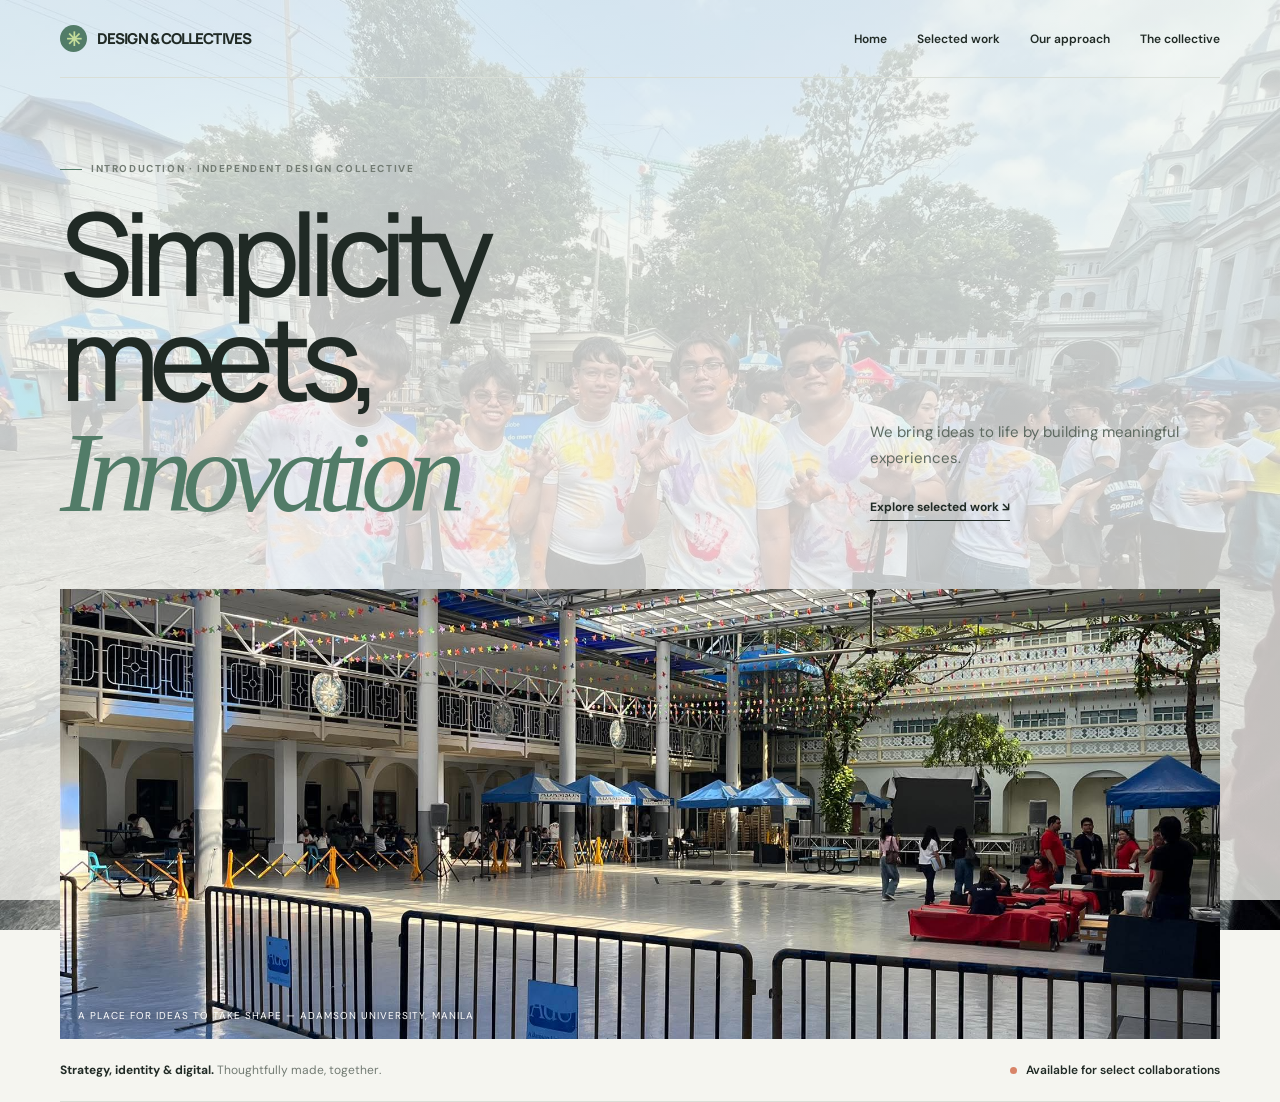
<file: index.html>
<!DOCTYPE html>
<html lang="en">
<head>
	<meta charset="UTF-8">
	<meta name="viewport" content="width=device-width, initial-scale=1">
	<meta name="theme-color" content="#f4f1eb">
	<meta name="description" content="The portfolio of Form & Field, an independent design collective creating thoughtful digital and visual experiences.">
	<title>Design &amp; Collectives — Design Collective</title>
	<link rel="preconnect" href="https://fonts.googleapis.com">
	<link rel="preconnect" href="https://fonts.gstatic.com" crossorigin>
	<link href="https://fonts.googleapis.com/css2?family=DM+Sans:wght@400;500;600;700&family=Manrope:wght@400;500;600;700;800&display=swap" rel="stylesheet">
	<link href="itcfp-styles.css" rel="stylesheet">
    </head>
<body>
	<header class="wrap topbar">
		<a class="brand">
			<span class="mark" aria-hidden="true"></span>
			DESIGN &amp; COLLECTIVES
		</a>
		<button class="menu" aria-label="Open navigation" aria-expanded="false">☰</button>
		<nav class="nav" aria-label="Main navigation">
			<a href="index.html">Home</a>
			<a href="projects.html">Selected work</a>
			<a href="about.html">Our approach</a>
			<a href="team.html">The collective</a>
		</nav>
	</header>
	<main>
		<section class="wrap" id="home">
			<div class="hero">
				<div>
					<div class="eyebrow">Introduction · Independent design collective </div>
					<h1>Simplicity<br>meets,<em> Innovation</em><br></h1>
				</div>
				<div class="hero-aside">
					<p>We bring ideas to life by building meaningful experiences.</p>
					<a class="text-link" href="projects.html">Explore selected work ↘</a>
				</div>
			</div>
			<div class="hero-image">
				<img src="STCourt.jpg" alt="Sunlit contemporary creative studio with shared work tables">
				<span class="caption">A place for ideas to take shape — Adamson University, Manila</span>
			</div>
			<div class="intro">
				<span><strong>Strategy, identity &amp; digital.</strong> Thoughtfully made, together.</span>
				<span class="available">Available for select collaborations</span>
			</div>
        </section>
    </main>
	<script>
		const menuButton=document.querySelector('.menu');
		const navigation=document.querySelector('.nav');
		const setMenuOpen=open=>{navigation.classList.toggle('open',open);menuButton.setAttribute('aria-expanded',String(open));menuButton.setAttribute('aria-label',open?'Close navigation':'Open navigation');menuButton.textContent=open?'×':'☰'};
		menuButton.addEventListener('click',()=>setMenuOpen(!navigation.classList.contains('open')));
		navigation.querySelectorAll('a').forEach(link=>link.addEventListener('click',()=>setMenuOpen(false)));
		document.addEventListener('keydown',event=>{if(event.key==='Escape'&&navigation.classList.contains('open')){setMenuOpen(false);menuButton.focus()}});
		document.querySelector('#current-year').textContent=new Date().getFullYear();
	</script>
</body>
</html>
</file>
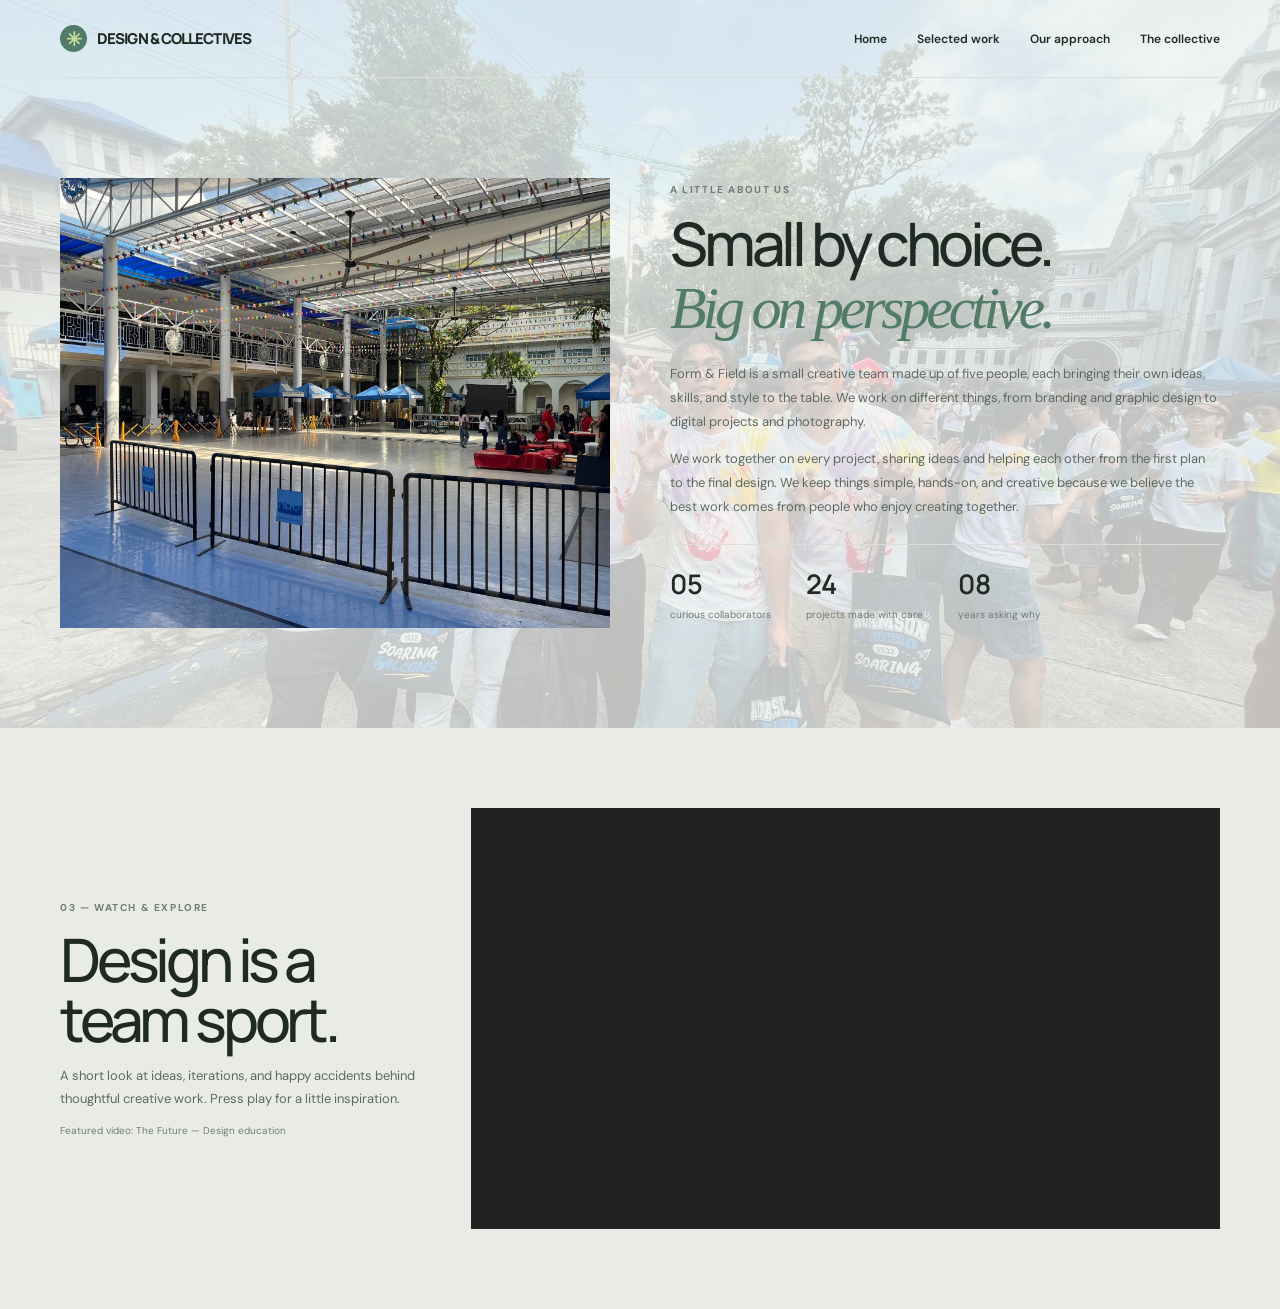
<file: about.html>
<!DOCTYPE html>
<html lang="en">
<head>
	<meta charset="UTF-8">
	<meta name="viewport" content="width=device-width, initial-scale=1">
	<meta name="theme-color" content="#f4f1eb">
	<meta name="description" content="The portfolio of Form & Field, an independent design collective creating thoughtful digital and visual experiences.">
	<title>Design &amp; Collectives — Design Collective</title>
	<link rel="preconnect" href="https://fonts.googleapis.com">
	<link rel="preconnect" href="https://fonts.gstatic.com" crossorigin>
	<link href="https://fonts.googleapis.com/css2?family=DM+Sans:wght@400;500;600;700&family=Manrope:wght@400;500;600;700;800&display=swap" rel="stylesheet">
	<link href="itcfp-styles.css" rel="stylesheet">
    </head>
<body>
	<header class="wrap topbar">
		<a class="brand">
			<span class="mark" aria-hidden="true"></span>
			DESIGN &amp; COLLECTIVES
		</a>
		<button class="menu" aria-label="Open navigation" aria-expanded="false">☰</button>
		<nav class="nav" aria-label="Main navigation">
            <a href="index.html">Home</a>
			<a href="projects.html">Selected work</a>
			<a href="about.html">Our approach</a>
			<a href="team.html">The collective</a>
		</nav>
	</header>
    <section class="wrap about" id="home">
			<div class="about-grid">
				<div class="about-photo">
					<img src="STCourt.jpg" alt="ST Quadrangle, a bright and airy space with shared work tables">
				</div>
				<div class="about-copy">
					<div class="label">A little about us</div>
					<h2>Small by choice.<br><em>Big on perspective.</em></h2>
					<p>Form &amp; Field is a small creative team made up of five people, each bringing their own ideas, skills, and style to the table. We work on different things, from branding and graphic design to digital projects and photography.</p>
					<p>We work together on every project, sharing ideas and helping each other from the first plan to the final design. We keep things simple, hands-on, and creative because we believe the best work comes from people who enjoy creating together.</p>
					<div class="stats">
						<div><strong>05</strong><span>curious collaborators</span></div>
						<div><strong>24</strong><span>projects made with care</span></div>
						<div><strong>08</strong><span>years asking why</span></div>
					</div>
				</div>
			</div>
		</section>
        <section class="film" id="film">
			<div class="wrap film-grid">
				<div class="film-copy">
					<div class="label">03 — Watch &amp; explore</div>
					<h2>Design is a team sport.</h2>
					<p>A short look at ideas, iterations, and happy accidents behind thoughtful creative work. Press play for a little inspiration.</p>
					<div class="note">Featured video: The Future — Design education</div>
				</div>
				<div class="frame">
					<iframe src="https://www.youtube-nocookie.com/embed/YqQx75OPRa0?rel=0" title="Design education video from The Futur" loading="lazy" allow="accelerometer; autoplay; clipboard-write; encrypted-media; gyroscope; picture-in-picture; web-share" referrerpolicy="strict-origin-when-cross-origin" allowfullscreen></iframe>
				</div>
			</div>
		</section>
        <script>
		const menuButton=document.querySelector('.menu');
		const navigation=document.querySelector('.nav');
		const setMenuOpen=open=>{navigation.classList.toggle('open',open);menuButton.setAttribute('aria-expanded',String(open));menuButton.setAttribute('aria-label',open?'Close navigation':'Open navigation');menuButton.textContent=open?'×':'☰'};
		menuButton.addEventListener('click',()=>setMenuOpen(!navigation.classList.contains('open')));
		navigation.querySelectorAll('a').forEach(link=>link.addEventListener('click',()=>setMenuOpen(false)));
		document.addEventListener('keydown',event=>{if(event.key==='Escape'&&navigation.classList.contains('open')){setMenuOpen(false);menuButton.focus()}});
		document.querySelector('#current-year').textContent=new Date().getFullYear();
	    </script>
    </body>
</html>
</file>
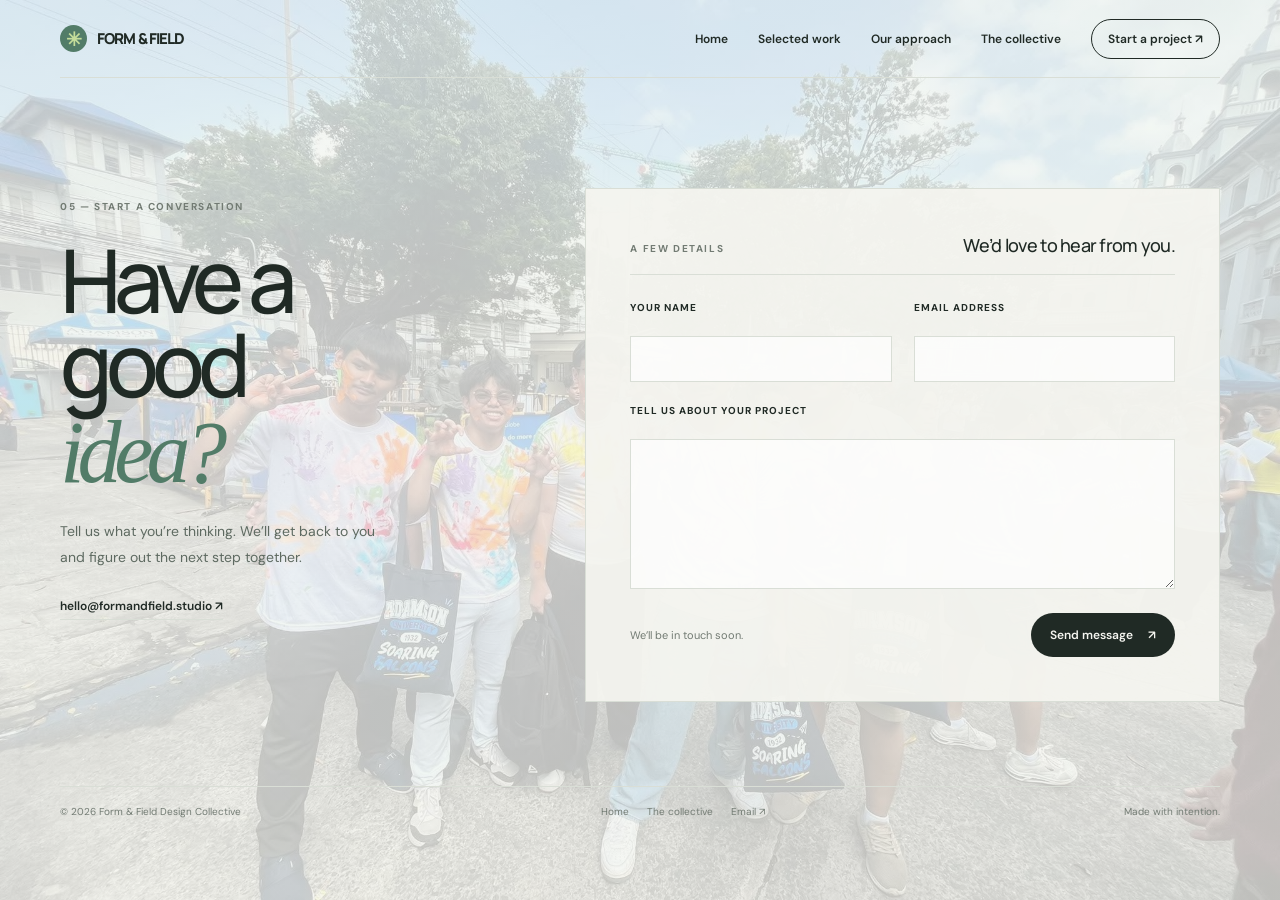
<file: form.html>
<!DOCTYPE html>
<html lang="en">
<head>
	<meta charset="UTF-8">
	<meta name="viewport" content="width=device-width, initial-scale=1">
	<meta name="theme-color" content="#f4f1eb">
	<meta name="description" content="Start a conversation with Form & Field about your next creative project.">
	<title>Contact — Form &amp; Field</title>
	<link rel="preconnect" href="https://fonts.googleapis.com">
	<link rel="preconnect" href="https://fonts.gstatic.com" crossorigin>
	<link href="https://fonts.googleapis.com/css2?family=DM+Sans:wght@400;500;600;700&family=Manrope:wght@400;500;600;700;800&display=swap" rel="stylesheet">
	<link href="itcfp-styles.css" rel="stylesheet">
</head>
<body>
	<header class="wrap topbar">
		<a class="brand" href="index.html">
			<span class="mark" aria-hidden="true"></span>
			FORM &amp; FIELD
		</a>
		<button class="menu" aria-label="Open navigation" aria-expanded="false">☰</button>
		<nav class="nav" aria-label="Main navigation">
			<a href="index.html">Home</a>
			<a href="projects.html">Selected work</a>
			<a href="about.html">Our approach</a>
			<a href="team.html">The collective</a>
			<a class="pill" href="form.html">Start a project ↗</a>
		</nav>
	</header>
	<main>
		<section class="wrap contact-page" id="contact">
			<div class="contact-page-grid">
				<div class="contact-copy">
					<div class="label">05 — Start a conversation</div>
					<h1>Have a good<br><em>idea?</em></h1>
					<p>Tell us what you’re thinking. We’ll get back to you and figure out the next step together.</p>
					<a class="contact-email" href="mailto:hello@formandfield.studio">hello@formandfield.studio ↗</a>
				</div>
				<div class="contact-form-panel">
					<div class="contact-form-heading">
						<span class="label">A few details</span>
						<p>We’d love to hear from you.</p>
					</div>
					<form class="project-form">
						<div class="contact-fields">
							<div class="form-field">
								<label for="name">Your name</label>
								<input type="text" id="name" name="name" autocomplete="name" required>
							</div>
							<div class="form-field">
								<label for="email">Email address</label>
								<input type="email" id="email" name="email" autocomplete="email" required>
							</div>
						</div>
						<div class="form-field">
							<label for="message">Tell us about your project</label>
							<textarea id="message" name="message" rows="5" required></textarea>
						</div>
						<div class="form-submit-row">
							<span>We’ll be in touch soon.</span>
							<button type="submit">Send message <span aria-hidden="true">↗</span></button>
						</div>
					</form>
				</div>
			</div>
			<footer class="form-footer">
				<span>© <span id="current-year">2025</span> Form &amp; Field Design Collective</span>
				<div class="footer-links">
					<a href="index.html">Home</a>
					<a href="team.html">The collective</a>
					<a href="mailto:hello@formandfield.studio">Email ↗</a>
				</div>
				<span>Made with intention.</span>
			</footer>
		</section>
	</main>
	<script>
		const menuButton = document.querySelector('.menu');
		const navigation = document.querySelector('.nav');
		const setMenuOpen = open => {
			navigation.classList.toggle('open', open);
			menuButton.setAttribute('aria-expanded', String(open));
			menuButton.setAttribute('aria-label', open ? 'Close navigation' : 'Open navigation');
			menuButton.textContent = open ? '×' : '☰';
		};
		menuButton.addEventListener('click', () => setMenuOpen(!navigation.classList.contains('open')));
		navigation.querySelectorAll('a').forEach(link => link.addEventListener('click', () => setMenuOpen(false)));
		document.addEventListener('keydown', event => {
			if (event.key === 'Escape' && navigation.classList.contains('open')) {
				setMenuOpen(false);
				menuButton.focus();
			}
		});
		document.querySelector('#current-year').textContent = new Date().getFullYear();
	</script>
</body>
</html>
</file>
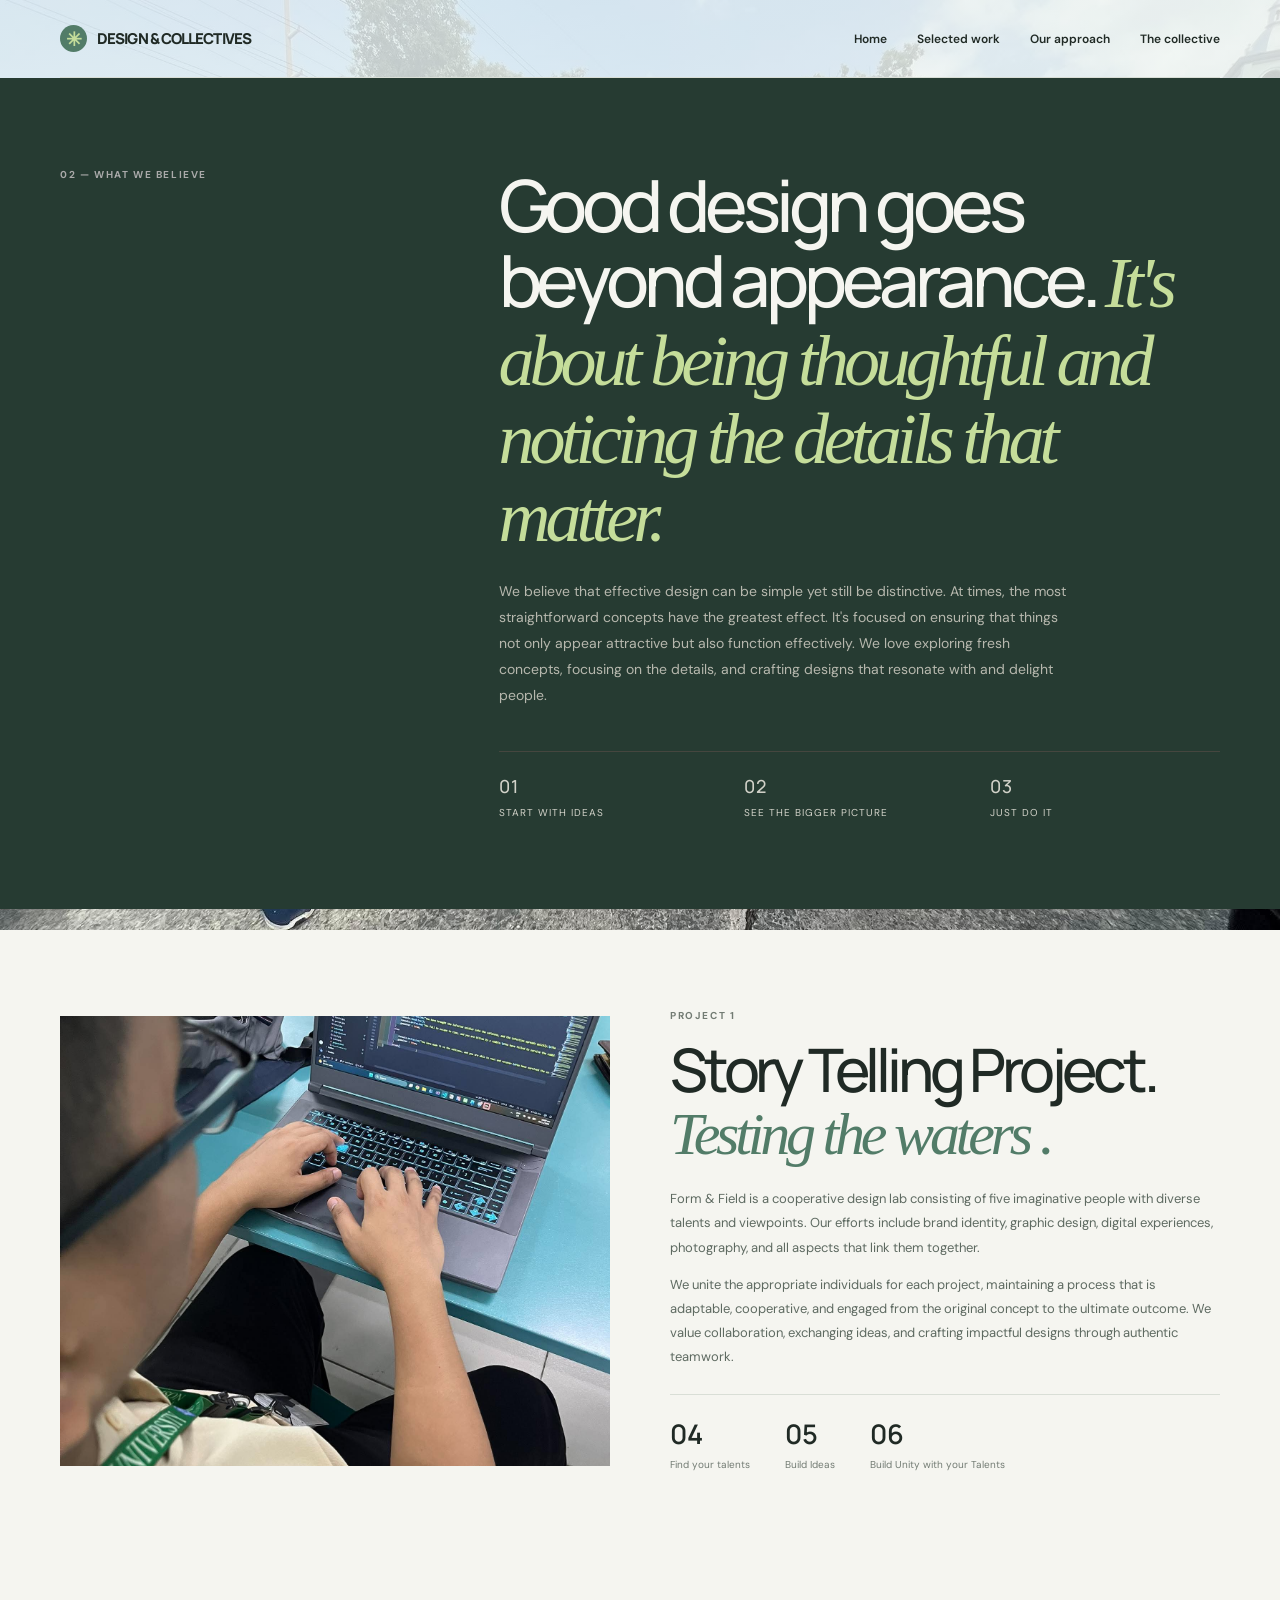
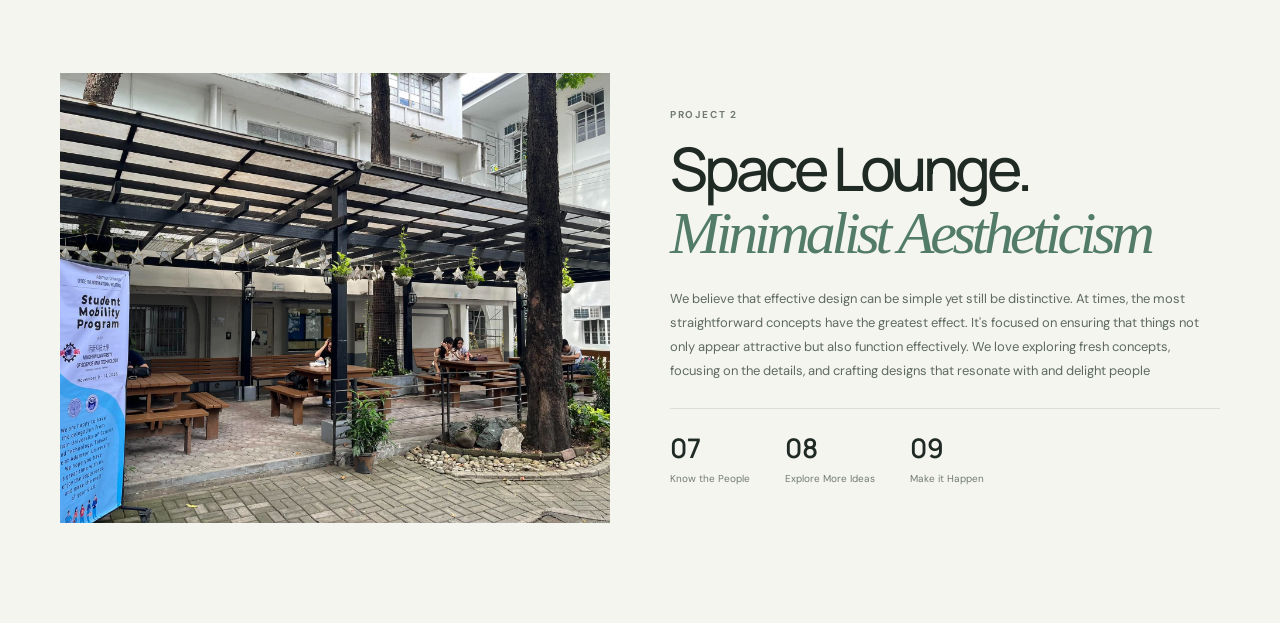
<file: projects.html>
<!DOCTYPE html>
<html lang="en">
<head>
	<meta charset="UTF-8">
	<meta name="viewport" content="width=device-width, initial-scale=1">
	<meta name="theme-color" content="#f4f1eb">
	<meta name="description" content="The portfolio of Form & Field, an independent design collective creating thoughtful digital and visual experiences.">
	<title>Design &amp; Collectives — Design Collective</title>
	<link rel="preconnect" href="https://fonts.googleapis.com">
	<link rel="preconnect" href="https://fonts.gstatic.com" crossorigin>
	<link href="https://fonts.googleapis.com/css2?family=DM+Sans:wght@400;500;600;700&family=Manrope:wght@400;500;600;700;800&display=swap" rel="stylesheet">
	<link href="itcfp-styles.css" rel="stylesheet">
    </head>
<body>
	<header class="wrap topbar">
		<a class="brand">
			<span class="mark" aria-hidden="true"></span>
			DESIGN &amp; COLLECTIVES
		</a>
		<button class="menu" aria-label="Open navigation" aria-expanded="false">☰</button>
		<nav class="nav" aria-label="Main navigation">
            <a href="index.html">Home</a>
			<a href="projects.html">Selected work</a>
			<a href="about.html">Our approach</a>
			<a href="team.html">The collective</a>
		</nav>
	</header>
    <section class="manifesto" id="about">
			<div class="wrap manifesto-grid">
				<div class="label">02 — What we believe</div>
				<div>
					<h2>Good design goes beyond appearance. <em>It's about being thoughtful and noticing the details that matter.</em></h2>
					<p>We believe that effective design can be simple yet still be distinctive. At times, the most straightforward concepts have the greatest effect. It's focused on ensuring that things not only appear attractive but also function effectively. We love exploring fresh concepts, focusing on the details, and crafting designs that resonate with and delight people.</p>
					<div class="principles">
						<span><b>01</b>Start with Ideas</span>
						<span><b>02</b>See the Bigger Picture</span>
						<span><b>03</b>Just do IT</span>
					</div>
				</div>
			</div>
		</section>
		<section class="wrap about">
			<div class="about-grid">
				<div class="about-photo">
					<img src="HARU.jpg" alt="Coder creating a website on a laptop in a bright studio">
				</div>
				<div class="about-copy">
					<div class="label">Project 1</div>
					<h2>Story Telling Project.<br><em>Testing the waters .</em></h2>
					<p>Form &amp; Field is a cooperative design lab consisting of five imaginative people with diverse talents and viewpoints. Our efforts include brand identity, graphic design, digital experiences, photography, and all aspects that link them together.</p>
					<p>We unite the appropriate individuals for each project, maintaining a process that is adaptable, cooperative, and engaged from the original concept to the ultimate outcome. We value collaboration, exchanging ideas, and crafting impactful designs through authentic teamwork.</p>
					<div class="stats">
						<div><strong>04</strong><span>Find your talents</span></div>
						<div><strong>05</strong><span>Build Ideas</span></div>
						<div><strong>06</strong><span>Build Unity with your Talents</span></div>
					</div>
				</div>
			</div>
		</section>
		<section class="wrap about">
			<div class="about-grid">
				<div class="about-photo">
					<img src="BotanicalGarden.jpg" alt="A bright and airy space with shared work tables in a botanical garden">
				</div>
				<div class="about-copy">
					<div class="label">Project 2</div>
					<h2>Space Lounge.<br><em>Minimalist Aestheticism</em></h2>
					
					<p>We believe that effective design can be simple yet still be distinctive. At times, the most straightforward concepts have the greatest effect. It's focused on ensuring that things not only appear attractive but also function effectively. We love exploring fresh concepts, focusing on the details, and crafting designs that resonate with and delight people</p>
					<div class="stats">
						<div><strong>07</strong><span>Know the People</span></div>
						<div><strong>08</strong><span>Explore More Ideas</span></div>
						<div><strong>09</strong><span>Make it Happen</span></div>
					</div>
				</div>
			</div>
		</section>
	<script>
		const menuButton=document.querySelector('.menu');
		const navigation=document.querySelector('.nav');
		const setMenuOpen=open=>{navigation.classList.toggle('open',open);menuButton.setAttribute('aria-expanded',String(open));menuButton.setAttribute('aria-label',open?'Close navigation':'Open navigation');menuButton.textContent=open?'×':'☰'};
		menuButton.addEventListener('click',()=>setMenuOpen(!navigation.classList.contains('open')));
		navigation.querySelectorAll('a').forEach(link=>link.addEventListener('click',()=>setMenuOpen(false)));
		document.addEventListener('keydown',event=>{if(event.key==='Escape'&&navigation.classList.contains('open')){setMenuOpen(false);menuButton.focus()}});
		document.querySelector('#current-year').textContent=new Date().getFullYear();
	</script>
    </body>
</html>
</file>
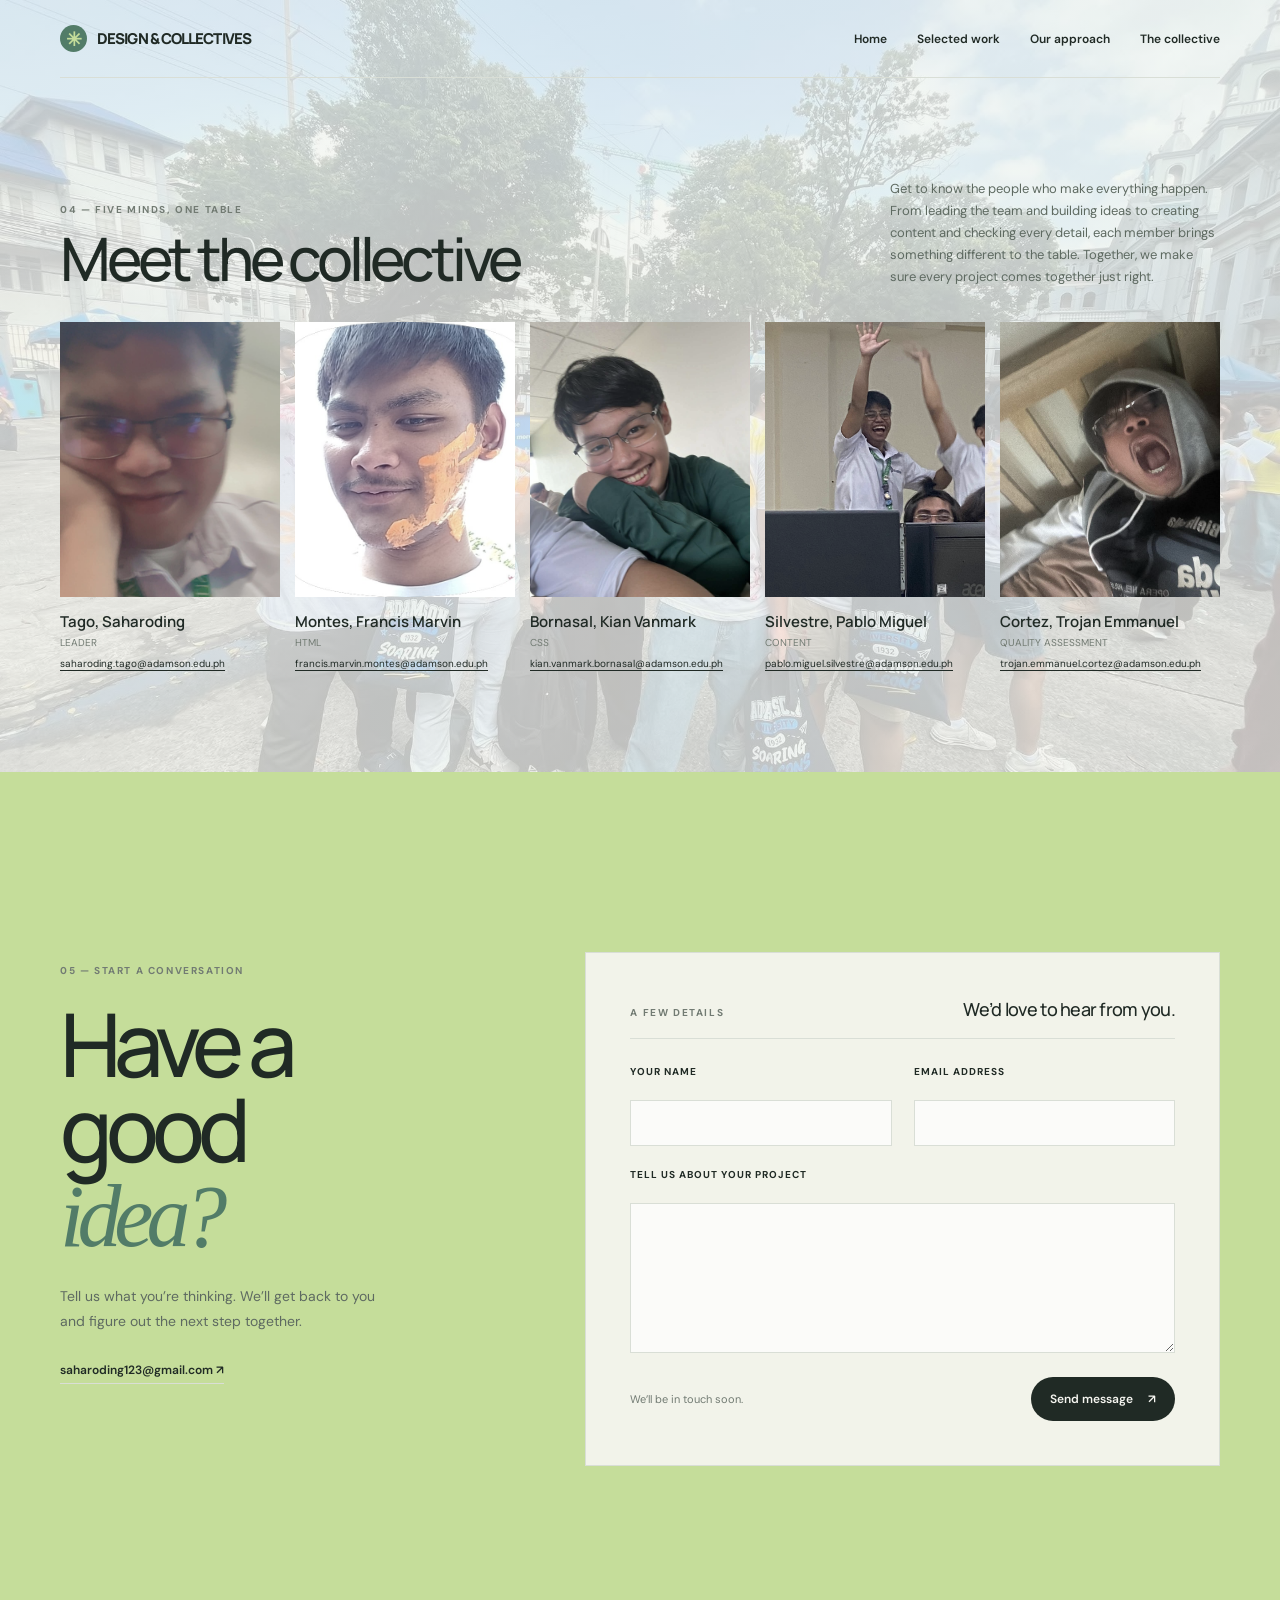
<file: team.html>
<!DOCTYPE html>
<html lang="en">
<head>
	<meta charset="UTF-8">
	<meta name="viewport" content="width=device-width, initial-scale=1">
	<meta name="theme-color" content="#f4f1eb">
	<meta name="description" content="The portfolio of Form & Field, an independent design collective creating thoughtful digital and visual experiences.">
	<title>Design &amp; Collectives — Design Collective</title>
	<link rel="preconnect" href="https://fonts.googleapis.com">
	<link rel="preconnect" href="https://fonts.gstatic.com" crossorigin>
	<link href="https://fonts.googleapis.com/css2?family=DM+Sans:wght@400;500;600;700&family=Manrope:wght@400;500;600;700;800&display=swap" rel="stylesheet">
	<link href="itcfp-styles.css" rel="stylesheet">
    </head>
<body>
	<header class="wrap topbar">
		<a class="brand">
			<span class="mark" aria-hidden="true"></span>
			DESIGN &amp; COLLECTIVES
		</a>
		<button class="menu" aria-label="Open navigation" aria-expanded="false">☰</button>
		<nav class="nav" aria-label="Main navigation">
			<a href="index.html">Home</a>
			<a href="projects.html">Selected work</a>
			<a href="about.html">Our approach</a>
			<a href="team.html">The collective</a>
		</nav>
    </header>
<section class="wrap team" id="team">
			<div class="section-head">
				<div>
					<div class="label">04 — Five minds, one table</div>
					<h2>Meet the collective</h2>
				</div>
				<p class="team-intro">Get to know the people who make everything happen. From leading the team and building ideas to creating content and checking every detail, each member brings something different to the table. Together, we make sure every project comes together just right.</p>
			</div>
			<div class="team-grid">
				<article class="team-card">
					<div class="portrait"><img src="haru3.jpg" alt="Portrait for team leader Saharoding Tago"></div>
					<h3>Tago, Saharoding</h3>
					<p>LEADER</p>
					<a class="member-email" href="mailto:saharoding.tago@adamson.edu.ph">saharoding.tago@adamson.edu.ph</a>
				</article>
				<article class="team-card">
					<div class="portrait"><img src="francis2.jpg" alt="Portrait for HTML team member Francis Marvin Montes"></div>
					<h3>Montes, Francis Marvin</h3>
					<p>HTML</p>
					<a class="member-email" href="mailto:francis.marvin.montes@adamson.edu.ph">francis.marvin.montes@adamson.edu.ph</a>
				</article>
				<article class="team-card">
					<div class="portrait"><img src="kian2.jpg" alt="Portrait for CSS team member Kian Vanmark Bornasal"></div>
					<h3>Bornasal, Kian Vanmark</h3>
					<p>CSS</p>
					<a class="member-email" href="mailto:kian.vanmark.bornasal@adamson.edu.ph">kian.vanmark.bornasal@adamson.edu.ph</a>
				</article>
				<article class="team-card">
					<div class="portrait"><img src="pablo.png" alt="Portrait for content team member Pablo Miguel Silvestre"></div>
					<h3>Silvestre, Pablo Miguel</h3>
					<p>CONTENT</p>
					<a class="member-email" href="mailto:pablo.miguel.silvestre@adamson.edu.ph">pablo.miguel.silvestre@adamson.edu.ph</a>
				</article>
				<article class="team-card">
					<div class="portrait"><img src="troj3.jpg" alt="Portrait for quality assessment team member Trojan Emmanuel Cortez"></div>
					<h3>Cortez, Trojan Emmanuel</h3>
					<p>QUALITY ASSESSMENT</p>
					<a class="member-email" href="mailto:trojan.emmanuel.cortez@adamson.edu.ph">trojan.emmanuel.cortez@adamson.edu.ph</a>
				</article>
			</div>
		</section>
		<section class="contact" id="contact">
	<main>
		<section class="wrap contact-page" id="contact">
			<div class="contact-page-grid">
				<div class="contact-copy">
					<div class="label">05 — Start a conversation</div>
					<h1>Have a good<br><em>idea?</em></h1>
					<p>Tell us what you’re thinking. We’ll get back to you and figure out the next step together.</p>
					<a class="contact-email" href="mailto:saharoding123@gmail.com">saharoding123@gmail.com ↗</a>
				</div>
				<div class="contact-form-panel">
					<div class="contact-form-heading">
						<span class="label">A few details</span>
						<p>We’d love to hear from you.</p>
					</div>
					<form class="project-form">
						<div class="contact-fields">
							<div class="form-field">
								<label for="name">Your name</label>
								<input type="text" id="name" name="name" autocomplete="name" required>
							</div>
							<div class="form-field">
								<label for="email">Email address</label>
								<input type="email" id="email" name="email" autocomplete="email" required>
							</div>
						</div>
						<div class="form-field">
							<label for="message">Tell us about your project</label>
							<textarea id="message" name="message" rows="5" required></textarea>
						</div>
						<div class="form-submit-row">
							<span>We’ll be in touch soon.</span>
							<button type="submit">Send message <span aria-hidden="true">↗</span></button>
						</div>
					</form>
				</div>
			</div>
		</section>
		</section>
        <script>
		const menuButton=document.querySelector('.menu');
		const navigation=document.querySelector('.nav');
		const setMenuOpen=open=>{navigation.classList.toggle('open',open);menuButton.setAttribute('aria-expanded',String(open));menuButton.setAttribute('aria-label',open?'Close navigation':'Open navigation');menuButton.textContent=open?'×':'☰'};
		menuButton.addEventListener('click',()=>setMenuOpen(!navigation.classList.contains('open')));
		navigation.querySelectorAll('a').forEach(link=>link.addEventListener('click',()=>setMenuOpen(false)));
		document.addEventListener('keydown',event=>{if(event.key==='Escape'&&navigation.classList.contains('open')){setMenuOpen(false);menuButton.focus()}});
		document.querySelector('#current-year').textContent=new Date().getFullYear();
	</script>
    </body>
</html>
</file>
<file: itcfp-styles.css>
:root {
			--paper: #f4f1eb;
			--ink: #22231f;
			--muted: #74756e;
			--line: #d9d6cf;
			--lime: #d4f36a;
			--sans: 'DM Sans', Arial, sans-serif;
			--display: Manrope, 'DM Sans', sans-serif;
		}

		* {
			box-sizing: border-box;
		}

		html {
			scroll-behavior: smooth;
		}

		body {
			margin: 0;
			background: var(--paper);
			color: var(--ink);
			font-family: var(--sans);
			-webkit-font-smoothing: antialiased;
		}

		a {
			color: inherit;
			text-decoration: none;
		}

		.wrap {
			width: min(1160px, calc(100% - 48px));
			margin: auto;
		}

		.topbar {
			height: 78px;
			display: flex;
			align-items: center;
			justify-content: space-between;
			border-bottom: 1px solid var(--line);
		}

		.brand {
			display: flex;
			align-items: center;
			gap: 10px;
			font: 800 15px var(--display);
			letter-spacing: -.06em;
		}

		.mark {
			width: 27px;
			height: 27px;
			border-radius: 50%;
			background: var(--ink);
			position: relative;
		}

		.mark:after {
			content: '✳';
			position: absolute;
			color: var(--lime);
			inset: 1px 0;
			text-align: center;
			font-size: 19px;
		}

		.nav {
			display: flex;
			align-items: center;
			gap: 30px;
			font-size: 12px;
			font-weight: 600;
		}

		.nav a:hover {
			opacity: .6;
		}

		.nav .pill {
			border: 1px solid var(--ink);
			border-radius: 30px;
			padding: 11px 16px;
		}

		.menu {
			display: none;
			background: none;
			border: 0;
			font-size: 24px;
			color: var(--ink);
		}

		.hero {
			padding: 84px 0 65px;
			display: grid;
			grid-template-columns: 1.15fr .85fr;
			gap: 25px;
			align-items: end;
		}

		.eyebrow,
		.label {
			font-size: 10px;
			letter-spacing: .16em;
			text-transform: uppercase;
			font-weight: 700;
			color: var(--muted);
		}

		.eyebrow:before {
			content: '';
			display: inline-block;
			width: 22px;
			height: 1px;
			background: currentColor;
			vertical-align: middle;
			margin-right: 9px;
		}

		.hero h1 {
			font: 500 clamp(58px, 9vw, 118px)/.91 var(--display);
			letter-spacing: -.09em;
			margin: 25px 0 0;
		}

		.hero h1 em,
		.manifesto em,
		.about-copy em,
		.contact em {
			font-family: Georgia, serif;
			font-weight: 400;
		}

		.hero-aside {
			max-width: 350px;
			margin: 0 0 8px auto;
		}

		.hero-aside p {
			font-size: 15px;
			line-height: 1.75;
			color: #62635c;
			margin: 0 0 24px;
		}

		.text-link {
			font-size: 12px;
			font-weight: 700;
			border-bottom: 1px solid;
			padding-bottom: 5px;
		}

		.hero-image {
			height: 450px;
			position: relative;
			overflow: hidden;
			background: #c4bcae;
		}

		.hero-image img {
			width: 100%;
			height: 100%;
			object-fit: cover;
			display: block;
		}

		.caption {
			position: absolute;
			left: 18px;
			bottom: 17px;
			color: white;
			font-size: 10px;
			letter-spacing: .1em;
			text-transform: uppercase;
			text-shadow: 0 1px 8px #222;
		}

		.intro {
			padding: 23px 0;
			border-bottom: 1px solid var(--line);
			display: flex;
			justify-content: space-between;
			gap: 20px;
			font-size: 12px;
			color: var(--muted);
		}

		.intro strong {
			color: var(--ink);
		}

		.available {
			color: var(--ink);
			font-weight: 600;
		}

		.available:before {
			content: '';
			display: inline-block;
			background: #8cb846;
			width: 7px;
			height: 7px;
			border-radius: 50%;
			margin-right: 9px;
		}

		section {
			scroll-margin-top: 20px;
		}

		.section-head {
			display: flex;
			justify-content: space-between;
			align-items: end;
			gap: 25px;
			margin-bottom: 34px;
		}

		.section-head h2 {
			font: 500 clamp(36px, 5vw, 60px)/1 var(--display);
			letter-spacing: -.07em;
			margin: 12px 0 0;
		}

		.section-head > p {
			max-width: 330px;
			font-size: 13px;
			line-height: 1.7;
			color: var(--muted);
			margin: 0;
		}

		.work {
			padding: 100px 0 90px;
		}

		.project-index {
			display: flex;
			align-items: center;
			gap: 12px 22px;
			flex-wrap: wrap;
			border-block: 1px solid var(--line);
			padding: 15px 0;
			margin-bottom: 32px;
			font-size: 11px;
		}

		.project-index strong {
			font-size: 9px;
			letter-spacing: .12em;
			text-transform: uppercase;
			color: var(--muted);
		}

		.project-index a {
			border-bottom: 1px solid transparent;
			padding: 3px 0;
		}

		.project-index a:hover,
		.project-index a:focus-visible {
			border-color: var(--ink);
		}

		.projects {
			display: grid;
			grid-template-columns: 1.1fr .9fr;
			gap: 52px 24px;
		}

		.project:nth-child(even) {
			margin-top: 95px;
		}

		.visual {
			position: relative;
			height: 360px;
			overflow: hidden;
			background: #d9d5cc;
		}

		.project:nth-child(even) .visual {
			height: 290px;
		}

		.visual img {
			width: 100%;
			height: 100%;
			object-fit: cover;
			display: block;
			transition: transform .5s;
		}

		.project:hover img {
			transform: scale(1.035);
		}

		.tag {
			position: absolute;
			top: 14px;
			left: 14px;
			background: var(--paper);
			border-radius: 20px;
			padding: 8px 11px;
			font-size: 9px;
			letter-spacing: .1em;
			text-transform: uppercase;
		}

		.project-info {
			display: flex;
			justify-content: space-between;
			align-items: start;
			padding-top: 14px;
		}

		.project-info h3 {
			font: 600 18px var(--display);
			margin: 0 0 5px;
			letter-spacing: -.04em;
		}

		.project-info p {
			font-size: 11px;
			color: var(--muted);
			margin: 0;
		}

		.arrow {
			border: 1px solid var(--line);
			border-radius: 50%;
			width: 32px;
			height: 32px;
			display: grid;
			place-items: center;
		}

		.manifesto {
			background: #22231f;
			color: var(--paper);
			padding: 90px 0;
			overflow: hidden;
		}

		.manifesto-grid {
			display: grid;
			grid-template-columns: .7fr 1.3fr;
			gap: 50px;
		}

		.manifesto .label {
			color: #aaa;
		}

		.manifesto h2 {
			font: 500 clamp(40px, 6vw, 72px)/1.04 var(--display);
			letter-spacing: -.07em;
			margin: 0;
		}

		.manifesto em {
			color: var(--lime);
		}

		.manifesto p {
			max-width: 570px;
			color: #b7b8ae;
			font-size: 14px;
			line-height: 1.85;
			margin: 25px 0 0;
		}

		.principles {
			display: grid;
			grid-template-columns: repeat(3, 1fr);
			gap: 15px;
			margin-top: 42px;
			padding-top: 22px;
			border-top: 1px solid #45463f;
		}

		.principles b {
			display: block;
			font: 500 18px var(--display);
			margin-bottom: 8px;
		}

		.principles span {
			font-size: 10px;
			letter-spacing: .1em;
			text-transform: uppercase;
			color: #d2d2c9;
		}

		.about {
			padding: 100px 0;
		}

		.about-grid {
			display: grid;
			grid-template-columns: 1fr 1fr;
			gap: 60px;
			align-items: center;
		}

		.about-photo {
			height: 450px;
		}

		.about-photo img {
			width: 100%;
			height: 100%;
			object-fit: cover;
		}

		.about-copy h2 {
			font: 500 clamp(38px, 5vw, 60px)/1.03 var(--display);
			letter-spacing: -.07em;
			margin: 17px 0 22px;
		}

		.about-copy p {
			font-size: 13px;
			line-height: 1.85;
			color: #66675f;
		}

		.stats {
			display: flex;
			gap: 35px;
			border-top: 1px solid var(--line);
			padding-top: 20px;
			margin-top: 25px;
		}

		.stats strong {
			display: block;
			font: 600 27px var(--display);
		}

		.stats span {
			font-size: 10px;
			color: var(--muted);
		}

		.film {
			background: #e8e5dd;
			padding: 80px 0;
		}

		.film-grid {
			display: grid;
			grid-template-columns: .65fr 1.35fr;
			gap: 50px;
			align-items: center;
		}

		.film-copy h2 {
			font: 500 clamp(38px, 5vw, 60px)/1 var(--display);
			letter-spacing: -.07em;
			margin: 15px 0;
		}

		.film-copy p {
			font-size: 13px;
			line-height: 1.8;
			color: #696a63;
		}

		.frame {
			aspect-ratio: 16/9;
			background: #222;
			overflow: hidden;
		}

		.frame iframe {
			width: 100%;
			height: 100%;
			border: 0;
			display: block;
		}

		.note {
			font-size: 10px;
			color: var(--muted);
			margin-top: 9px;
		}

		.team {
			padding: 100px 0;
		}

		.team-grid {
			display: grid;
			grid-template-columns: repeat(5, 1fr);
			gap: 15px;
		}

		.portrait {
			aspect-ratio: .8;
			overflow: hidden;
			background: #d6d1c7;
			margin-bottom: 14px;
		}

		.portrait img {
			width: 100%;
			height: 100%;
			object-fit: cover;
			filter: saturate(.75);
			transition: transform .4s;
		}

		.team-card:hover img {
			transform: scale(1.04);
		}

		.team-card h3 {
			font: 600 15px var(--display);
			margin: 0 0 4px;
		}

		.team-card p {
			font-size: 10px;
			color: var(--muted);
			margin: 0;
		}

		.team-card .member-email {
			display: inline-block;
			margin-top: 8px;
			font-size: 10px;
			text-decoration: underline;
			text-underline-offset: 3px;
			overflow-wrap: anywhere;
		}

		.team-intro {
			max-width: 350px;
			font-size: 13px;
			line-height: 1.7;
			color: var(--muted);
		}

		.contact {
			background: var(--lime);
			padding: 70px 0 25px;
		}

		.contact-top {
			display: flex;
			justify-content: space-between;
			align-items: start;
			gap: 25px;
		}

		.contact h2 {
			font: 500 clamp(48px, 8vw, 94px)/.95 var(--display);
			letter-spacing: -.08em;
			margin: 0;
		}

		.contact-link {
			border: 1px solid;
			border-radius: 30px;
			padding: 14px 19px;
			font-size: 12px;
			font-weight: 700;
			margin-top: 10px;
		}

		.footer {
			border-top: 1px solid #a6bd5b;
			margin-top: 68px;
			padding-top: 18px;
			display: flex;
			justify-content: space-between;
			gap: 18px;
			font-size: 10px;
		}

		.footer-links {
			display: flex;
			gap: 18px;
		}

		@media (max-width: 800px) {
			.hero {
				grid-template-columns: 1fr;
				padding-top: 65px;
			}

			.hero-aside {
				margin: 20px 0 0;
				max-width: 500px;
			}

			.hero-image {
				height: 380px;
			}

			.manifesto-grid {
				grid-template-columns: 1fr;
				gap: 25px;
			}

			.about-grid {
				gap: 32px;
			}

			.about-photo {
				height: 380px;
			}

			.film-grid {
				grid-template-columns: 1fr;
				gap: 24px;
			}

			.team-grid {
				grid-template-columns: repeat(3, 1fr);
				row-gap: 26px;
			}
		}

		@media (max-width: 560px) {
			.wrap {
				width: calc(100% - 34px);
			}

			.topbar {
				height: 66px;
			}

			.menu {
				display: block;
			}

			.nav {
				display: none;
				position: absolute;
				z-index: 5;
				top: 66px;
				left: 0;
				right: 0;
				background: var(--paper);
				padding: 22px 18px;
				flex-direction: column;
				align-items: stretch;
				border-bottom: 1px solid var(--line);
			}

			.nav.open {
				display: flex;
			}

			.nav .pill {
				text-align: center;
			}

			.hero {
				padding: 52px 0 40px;
			}

			.hero h1 {
				font-size: clamp(58px, 15vw, 82px);
			}

			.hero-image {
				height: 280px;
			}

			.intro {
				flex-direction: column;
			}

			.work,
			.about,
			.team {
				padding: 72px 0;
			}

			.section-head {
				align-items: start;
				flex-direction: column;
				gap: 14px;
			}

			.projects {
				grid-template-columns: 1fr;
				gap: 30px;
			}

			.project:nth-child(even) {
				margin-top: 0;
			}

			.visual,
			.project:nth-child(even) .visual {
				height: 270px;
			}

			.manifesto {
				padding: 70px 0;
			}

			.principles {
				gap: 8px;
			}

			.principles b {
				font-size: 15px;
			}

			.about-grid {
				grid-template-columns: 1fr;
				gap: 25px;
			}

			.about-copy {
				order: -1;
			}

			.about-photo {
				height: 310px;
			}

			.stats {
				gap: 22px;
			}

			.film {
				padding: 65px 0;
			}

			.team-grid {
				grid-template-columns: repeat(2, 1fr);
				gap: 24px 12px;
			}

			.contact {
				padding-top: 58px;
			}

			.contact-top {
				flex-direction: column;
			}

			.contact h2 {
				font-size: clamp(50px, 13vw, 72px);
			}

			.footer {
				margin-top: 50px;
				flex-wrap: wrap;
			}

			.footer-links {
				gap: 12px;
			}
		}

		/* Contemporary forest, stone, and soft coral palette */
		:root {
			--paper: #f5f5f0;
			--ink: #202a25;
			--muted: #727b73;
			--line: #d9ded6;
			--lime: #c5dd9a;
			--blue: #527c68;
		}

		.mark {
			background: var(--blue);
		}

		.eyebrow:before {
			background: var(--blue);
		}

		.hero h1 em,
		.about-copy em {
			color: var(--blue);
		}

		.hero-aside p,
		.about-copy p,
		.section-head > p,
		.film-copy p {
			color: #5e6a61;
		}

		.available:before {
			background: #d88468;
		}

		.manifesto {
			background: #263b32;
		}

		.manifesto em {
			color: var(--lime);
		}

		.film {
			background: #e9ece5;
		}

		.contact {
			background: var(--lime);
		}

		.project-index a:hover,
		.project-index a:focus-visible {
			border-color: var(--blue);
		}

		@media (prefers-reduced-motion: reduce) {
			html {
				scroll-behavior: auto;
			}

			*,
			*:before,
			*:after {
				transition: none !important;
			}
		}

		body {
			background-color: var(--paper);
			background-image: linear-gradient(rgba(245, 245, 240, .78), rgba(245, 245, 240, .78)), url("gsea pic.jpg");
			background-position: center;
			background-size: cover;
			background-repeat: no-repeat;
			background-attachment: fixed;
		}

		.contact-page {
			padding: 82px 0 34px;
		}

		.contact-page-grid {
			display: grid;
			grid-template-columns: .8fr 1.2fr;
			gap: clamp(40px, 8vw, 110px);
			align-items: start;
			padding: 28px 0 84px;
		}

		.contact-copy {
			padding-top: 12px;
		}

		.contact-copy h1 {
			font: 500 clamp(54px, 7vw, 88px)/.96 var(--display);
			letter-spacing: -.08em;
			margin: 24px 0;
		}

		.contact-copy h1 em {
			color: var(--blue);
			font-family: Georgia, serif;
			font-weight: 400;
		}

		.contact-copy > p {
			max-width: 340px;
			color: #5e6a61;
			font-size: 14px;
			line-height: 1.8;
			margin: 0 0 24px;
		}

		.contact-email {
			display: inline-block;
			font-size: 12px;
			font-weight: 600;
			border-bottom: 1px solid var(--line);
			padding-bottom: 5px;
		}

		.contact-form-panel {
			background: rgba(245, 245, 240, .94);
			border: 1px solid var(--line);
			padding: clamp(24px, 4vw, 44px);
		}

		.contact-form-heading {
			display: flex;
			justify-content: space-between;
			align-items: baseline;
			gap: 16px;
			border-bottom: 1px solid var(--line);
			padding-bottom: 17px;
			margin-bottom: 26px;
		}

		.contact-form-heading p {
			font: 500 18px var(--display);
			letter-spacing: -.04em;
			margin: 0;
		}

		.project-form,
		.contact-fields,
		.form-field {
			display: grid;
			gap: 22px;
		}

		.contact-fields {
			grid-template-columns: 1fr 1fr;
		}

		.form-field label {
			font-size: 10px;
			font-weight: 700;
			letter-spacing: .1em;
			text-transform: uppercase;
		}

		.form-field input,
		.form-field textarea {
			width: 100%;
			border: 1px solid var(--line);
			border-radius: 0;
			background: rgba(255, 255, 255, .72);
			color: var(--ink);
			font: 14px var(--sans);
			padding: 13px 14px;
			transition: border-color .2s, box-shadow .2s;
		}

		.form-field textarea {
			min-height: 150px;
			resize: vertical;
		}

		.form-field input:focus,
		.form-field textarea:focus {
			border-color: var(--blue);
			box-shadow: 0 0 0 2px rgba(82, 124, 104, .14);
			outline: none;
		}

		.form-submit-row {
			display: flex;
			justify-content: space-between;
			align-items: center;
			gap: 16px;
			padding-top: 2px;
		}

		.form-submit-row > span {
			font-size: 11px;
			color: var(--muted);
		}

		.form-submit-row button {
			border: 0;
			border-radius: 30px;
			background: var(--ink);
			color: var(--paper);
			font: 600 12px var(--sans);
			padding: 14px 19px;
			cursor: pointer;
			transition: background-color .2s, transform .2s;
		}

		.form-submit-row button:hover {
			background: var(--blue);
			transform: translateY(-1px);
		}

		.form-submit-row button:focus-visible,
		.contact-email:focus-visible {
			outline: 2px solid var(--blue);
			outline-offset: 4px;
		}

		.form-submit-row button span {
			margin-left: 12px;
		}

		.form-footer {
			border-top: 1px solid var(--line);
			padding-top: 18px;
			display: flex;
			justify-content: space-between;
			gap: 18px;
			font-size: 10px;
			color: var(--muted);
		}

		@media (max-width: 800px) {
			.contact-page-grid {
				grid-template-columns: 1fr;
				gap: 36px;
			}

			.contact-copy {
				max-width: 560px;
			}
		}

		@media (max-width: 560px) {
			.contact-page {
				padding-top: 50px;
			}

			.contact-page-grid {
				padding: 15px 0 58px;
			}

			.contact-copy h1 {
				font-size: clamp(58px, 15vw, 78px);
			}

			.contact-fields {
				grid-template-columns: 1fr;
			}

			.contact-form-heading {
				align-items: start;
				flex-direction: column;
			}

			.form-submit-row {
				align-items: start;
				flex-direction: column;
			}

			.form-footer {
				flex-wrap: wrap;
			}

			.form-footer .footer-links {
				order: 1;
				width: 100%;
			}
		}
</file>
